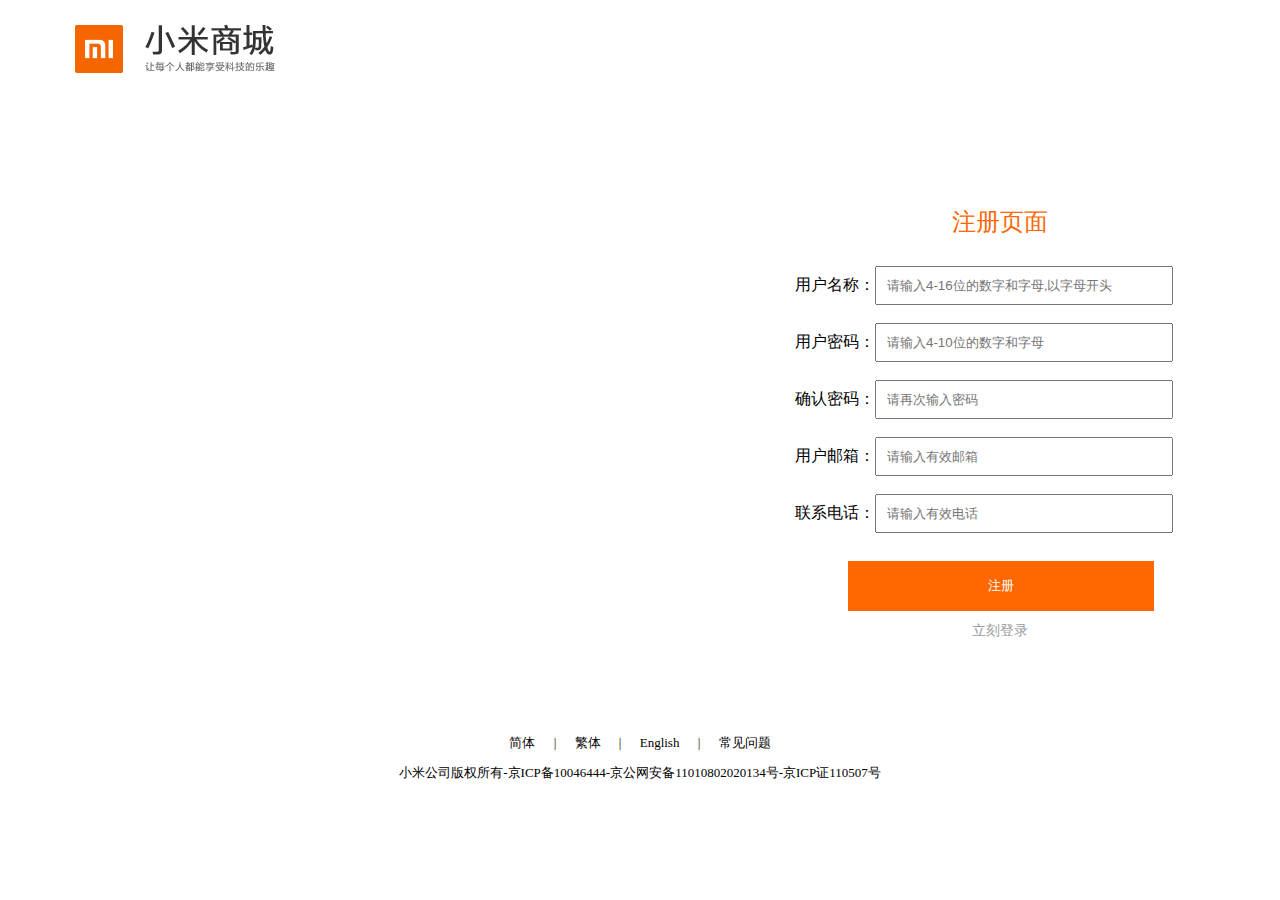
<file: pro/reg.html>
<!DOCTYPE html>
<html>
	<head>
		<meta charset="utf-8">
		<title></title>
		<link rel="stylesheet" type="text/css" href="css/register.css"/>
		
	</head>
	<body>
		<body>
			<div class="top">
				<div class="logo">
					<a href="index.html">
						<img src="img/login/mistore_logo.png" >
					</a>
				</div>
			</div>
			
			<!-- <form method="post" class="form"> -->
				<div class="reg">
					<div class="reg-centent">
						<div class="reg-top">
							<a href="#" class="zhuce">注册页面</a>
						</div>
						<div class="reg-main">
							用户名称：<input type="text" id="uname" onblur="check_uname()" placeholder="请输入4-16位的数字和字母,以字母开头" />
							<br /><span id="uname_msg"></span><br />
							用户密码：<input type="text" id="upwd" onblur="check_upwd()" placeholder="请输入4-10位的数字和字母" />
							<br /><span id="upwd_msg"></span><br />
							确认密码：<input type="text" id="spwd" placeholder="请再次输入密码" />
							<br /><span id="spwd_msg"></span><br />
							用户邮箱：<input type="text" id="email" onblur="check_email()" placeholder="请输入有效邮箱" />
							<br /><span id="email_msg"></span><br />
							联系电话：<input type="text" id="phone" onblur="check_phone()" placeholder="请输入有效电话" />
							<br /><span id="phone_msg"></span><br />
						</div>
						<div class="reg-submit">
							<button onclick="reg()">注册</button>
						</div>
						<div class="reg-other">
							<div class="likedenglu">
								<a href="login.html">立刻登录</a>
							</div>
						</div>
					</div>
				</div>
			<!-- </form> -->
			
			
			
			
			
		<!-- 用户名称：<input type="text" id="uname" onblur="check_uname()" placeholder="请输入4-16位的数字和字母,以字母开头" />
		<span id="uname_msg"></span><br />
		用户密码：<input type="text" id="upwd" onblur="check_upwd()" placeholder="请输入4-10位的数字和字母" />
		<span id="upwd_msg"></span><br />
		确认密码：<input type="text" id="spwd" onblur="check_spwd()" placeholder="请再次输入密码" />
		<span id="spwd_msg"></span><br />
		用户邮箱：<input type="text" id="email" onblur="check_email()" placeholder="请输入有效邮箱" />
		<span id="email_msg"></span><br />
		联系电话：<input type="text" id="phone" onblur="check_phone()" placeholder="请输入有效电话" />
		<span id="phone_msg"></span><br />
		<button onclick="reg()">注册</button> -->
		<div class="buttom">
			<div class="copyright">简体 | 繁体 | English | 常见问题</div>
			<div class="copyright">小米公司版权所有-京ICP备10046444-<!-- <img src="./image/ghs.png" alt=""> -->京公网安备11010802020134号-京ICP证110507号</div>
		</div>
		<script src="js/reg.js" type="text/javascript" charset="utf-8"></script>
		
	</body>
</html>
</file>
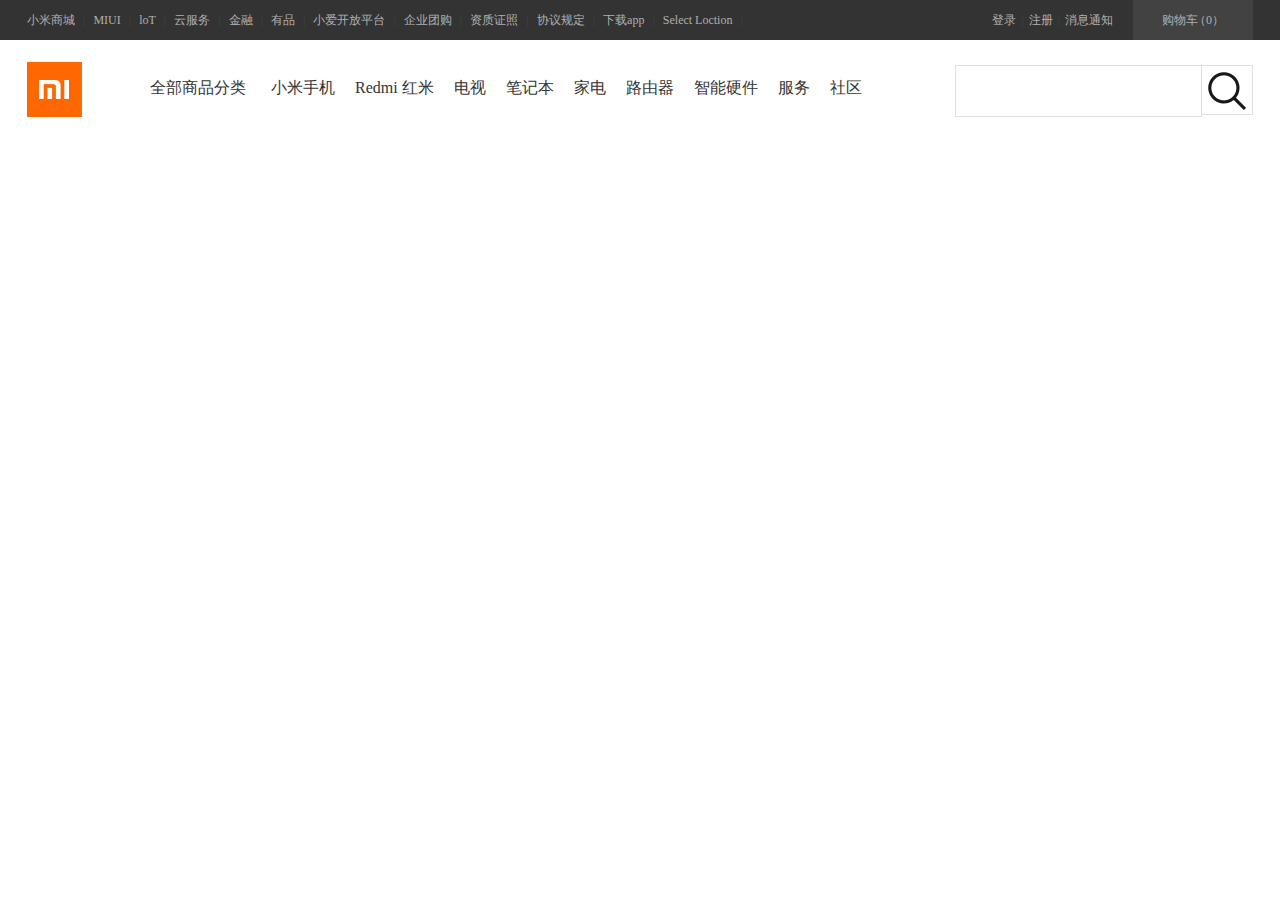
<file: pro/search.html>
<!DOCTYPE html>
<html>
	<head>
		<meta charset="utf-8">
		<title></title>
		<link rel="stylesheet" type="text/css" href="css/seckill.css"/>
		<link rel="stylesheet" type="text/css" href="css/search.css"/>
	</head>
	<body>
		
		<div class="topbar">
			<div class="container">
				<div class="topbar-nav">
					<a href="index.html">小米商城</a><span>|</span>
					<a href="#">MIUI</a><span>|</span>
					<a href="#">loT</a><span>|</span>
					<a href="#">云服务</a><span>|</span>
					<a href="#">金融</a><span>|</span>
					<a href="#">有品</a><span>|</span>
					<a href="#">小爱开放平台</a><span>|</span>
					<a href="#">企业团购</a><span>|</span>
					<a href="#">资质证照</a><span>|</span>
					<a href="#">协议规定</a><span>|</span>
					<a href="#">下载app</a><span>|</span>
					<a href="#">Select Loction</a><span>|</span>
				</div>
				<div class="topbar-cart">
					<a href="#">购物车<span>（0）</span></a>
				</div>
				<div class="topbar-info clearfix">
					<a href="login.html">登录</a><span>|</span>
					<a href="#">注册</a><span>|</span>
					<a href="#">消息通知</a>
				</div>
			</div>
		</div>
		
		<div class="header">
			<div class="container">
				<div class="header-logo">
					<a href="index.html"></a>
				</div>
				<div class="header-nav">
					<ul class="nav-list clearfix">
						<li class="nav-category">
							<a href="list.html">全部商品分类</a>
						</li>
						<li class="nav-item">
							<a href="#">小米手机</a>
						</li>
						<li class="nav-item">
							<a href="#">Redmi 红米</a>
						</li>
						<li class="nav-item">
							<a href="#">电视</a>
						</li>
						<li class="nav-item">
							<a href="#">笔记本</a>
						</li>
						<li class="nav-item">
							<a href="#">家电</a>
						</li>
						<li class="nav-item">
							<a href="#">路由器</a>
						</li>
						<li class="nav-item">
							<a href="#">智能硬件</a>
						</li>
						<li class="nav-item">
							<a href="#">服务</a>
						</li>
						<li class="nav-item">
							<a href="#">社区</a>
						</li>
					</ul>
				</div>
				<div class="header-search">
					<input type="text" name="keyword" class="search-text" id="pname" />
					<input type="submit" value="" class="search-btn" onclick="search()" />
				</div>
			</div>
		</div>
		
		<div id="sea_list">
		</div>
		
		
		<!-- <div class="header-search">
			<input type="text"  id="pname" />
			<input type="submit" value="搜索" onclick="search()" />
			
		</div> -->



		<script src="js/search.js" type="text/javascript" charset="utf-8"></script>
	</body>
</html>
</file>
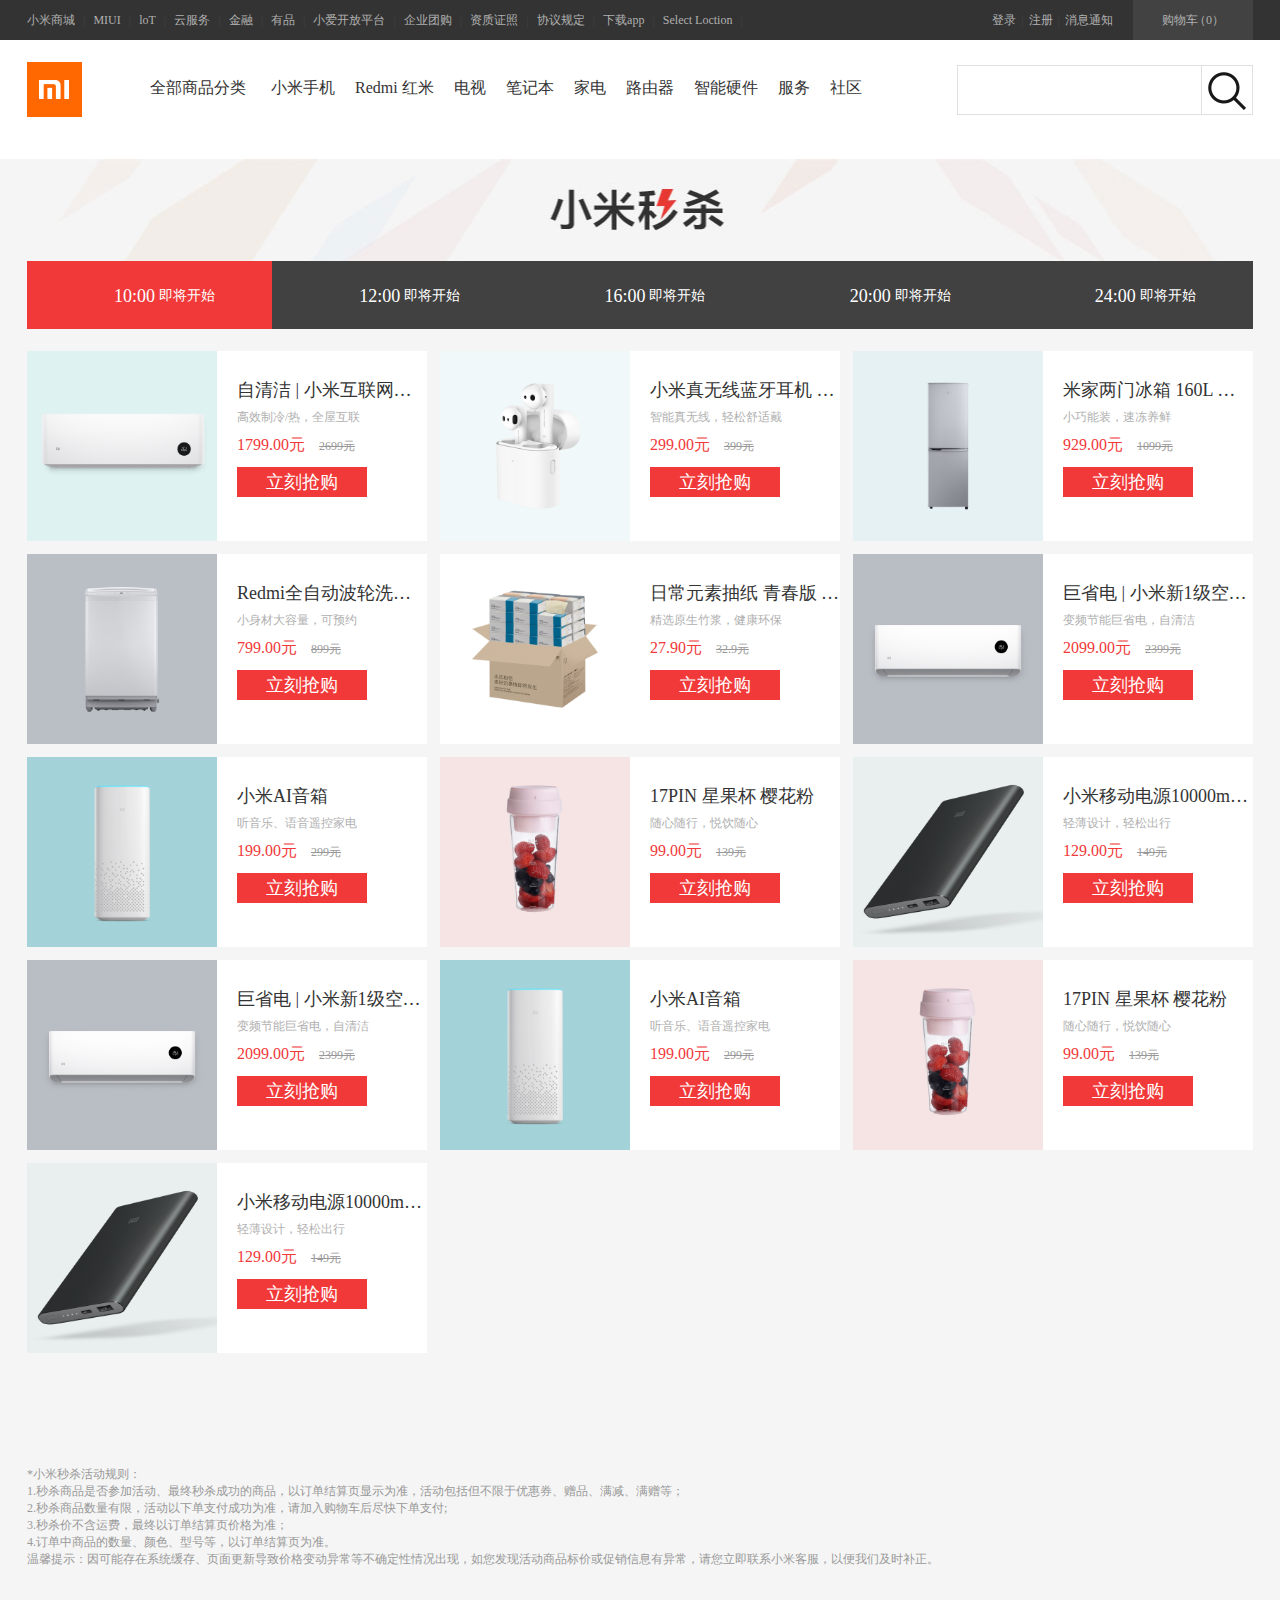
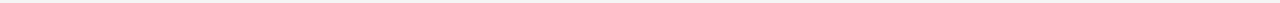
<file: pro/seckill.html>
<!DOCTYPE html>
<html>
	<head>
		<meta charset="utf-8">
		<title>小米秒杀</title>
		<link rel="stylesheet" type="text/css" href="css/seckill.css"/>
	</head>
	<body>
		<div class="topbar">
			<div class="container">
				<div class="topbar-nav">
					<a href="index.html">小米商城</a><span>|</span>
					<a href="#">MIUI</a><span>|</span>
					<a href="#">loT</a><span>|</span>
					<a href="#">云服务</a><span>|</span>
					<a href="#">金融</a><span>|</span>
					<a href="#">有品</a><span>|</span>
					<a href="#">小爱开放平台</a><span>|</span>
					<a href="#">企业团购</a><span>|</span>
					<a href="#">资质证照</a><span>|</span>
					<a href="#">协议规定</a><span>|</span>
					<a href="#">下载app</a><span>|</span>
					<a href="#">Select Loction</a><span>|</span>
				</div>
				<div class="topbar-cart">
					<a href="#">购物车<span>（0）</span></a>
				</div>
				<div class="topbar-info clearfix">
					<a href="login.html">登录</a><span>|</span>
					<a href="#">注册</a><span>|</span>
					<a href="#">消息通知</a>
				</div>
			</div>
		</div>
		
		<div class="header">
			<div class="container">
				<div class="header-logo">
					<a href="index.html"></a>
				</div>
				<div class="header-nav">
					<ul class="nav-list clearfix">
						<li class="nav-category">
							<a href="list.html">全部商品分类</a>
						</li>
						<li class="nav-item">
							<a href="#">小米手机</a>
						</li>
						<li class="nav-item">
							<a href="#">Redmi 红米</a>
						</li>
						<li class="nav-item">
							<a href="#">电视</a>
						</li>
						<li class="nav-item">
							<a href="#">笔记本</a>
						</li>
						<li class="nav-item">
							<a href="#">家电</a>
						</li>
						<li class="nav-item">
							<a href="#">路由器</a>
						</li>
						<li class="nav-item">
							<a href="#">智能硬件</a>
						</li>
						<li class="nav-item">
							<a href="#">服务</a>
						</li>
						<li class="nav-item">
							<a href="#">社区</a>
						</li>
					</ul>
				</div>
				<div class="header-search">
					<!-- <form action="" method="" class="search-from"> -->
						<input type="search" name="keyword" class="search-text" id="pname" />
						<input type="submit" value="" class="search-btn" onclick="search()" />
					<!-- </form> -->
				</div>
			</div>
		</div>
		
		<div class="seckill">
			<div class="seckill-head">
			</div>
			<div class="container">
				<div id="scrollNav" class="seckill-nav">
					<ul id="tabs">
						<li class="active"><em>10:00</em> <span>即将开始</span></li>
						<li><em>12:00</em> <span>即将开始</span></li>
						<li><em>16:00</em> <span>即将开始</span></li>
						<li><em>20:00</em> <span>即将开始</span></li>
						<li><em>24:00</em> <span>即将开始</span></li>
					</ul>
				</div>
				<div id="list" class="seckill-goods">
					<ul class="clearfix active">
						<li>
							<div class="bg">
								<img src="img/seckill/01.jpg" >
							</div>
							<div class="info">
								<a href="#" class="name">自清洁 | 小米互联网空调 1.5匹</a>
								<p class="desc">高效制冷/热，全屋互联</p>
								<p class="price">1799.00元 <del>2699元</del></p>
								<a href="#" class="btn">立刻抢购</a>
							</div>
						</li>
						<li>
							<div class="bg">
								<img src="img/seckill/02.jpg" >
							</div>
							<div class="info">
								<a href="#" class="name">小米真无线蓝牙耳机 Air 2 白色</a>
								<p class="desc">智能真无线，轻松舒适戴</p>
								<p class="price">299.00元 <del>399元</del></p>
								<a href="#" class="btn">立刻抢购</a>
							</div>
						</li>
						<li>
							<div class="bg">
								<img src="img/seckill/03.jpg" >
							</div>
							<div class="info">
								<a href="#" class="name">米家两门冰箱 160L 银色</a>
								<p class="desc">小巧能装，速冻养鲜</p>
								<p class="price">929.00元 <del>1099元</del></p>
								<a href="#" class="btn">立刻抢购</a>
							</div>
						</li>
						<li>
							<div class="bg">
								<img src="img/seckill/04.jpg" >
							</div>
							<div class="info">
								<a href="#" class="name">Redmi全自动波轮洗衣机1S 8kg 灰色</a>
								<p class="desc">小身材大容量，可预约</p>
								<p class="price">799.00元 <del>899元</del></p>
								<a href="#" class="btn">立刻抢购</a>
							</div>
						</li>
						<li>
							<div class="bg">
								<img src="img/seckill/05.jpg" >
							</div>
							<div class="info">
								<a href="#" class="name">日常元素抽纸 青春版 24包/箱</a>
								<p class="desc">精选原生竹浆，健康环保</p>
								<p class="price">27.90元 <del>32.9元</del></p>
								<a href="#" class="btn">立刻抢购</a>
							</div>
						</li>
						<li>
							<div class="bg">
								<img src="img/seckill/06.jpg" >
							</div>
							<div class="info">
								<a href="#" class="name">巨省电 | 小米新1级空调X 1.5匹</a>
								<p class="desc">变频节能巨省电，自清洁</p>
								<p class="price">2099.00元 <del>2399元</del></p>
								<a href="#" class="btn">立刻抢购</a>
							</div>
						</li>
						<li>
							<div class="bg">
								<img src="img/seckill/07.jpg" >
							</div>
							<div class="info">
								<a href="#" class="name">小米AI音箱</a>
								<p class="desc">听音乐、语音遥控家电</p>
								<p class="price">199.00元 <del>299元</del></p>
								<a href="#" class="btn">立刻抢购</a>
							</div>
						</li>
						<li>
							<div class="bg">
								<img src="img/seckill/08.jpg" >
							</div>
							<div class="info">
								<a href="#" class="name">17PIN 星果杯 樱花粉</a>
								<p class="desc">随心随行，悦饮随心</p>
								<p class="price">99.00元 <del>139元</del></p>
								<a href="#" class="btn">立刻抢购</a>
							</div>
						</li>
						<li>
							<div class="bg">
								<img src="img/seckill/09.jpg" >
							</div>
							<div class="info">
								<a href="#" class="name">小米移动电源10000mAh高配 灰色</a>
								<p class="desc"> 轻薄设计，轻松出行</p>
								<p class="price">129.00元 <del>149元</del></p>
								<a href="#" class="btn">立刻抢购</a>
							</div>
						</li>
						<li>
							<div class="bg">
								<img src="img/seckill/06.jpg" >
							</div>
							<div class="info">
								<a href="#" class="name">巨省电 | 小米新1级空调X 1.5匹</a>
								<p class="desc">变频节能巨省电，自清洁</p>
								<p class="price">2099.00元 <del>2399元</del></p>
								<a href="#" class="btn">立刻抢购</a>
							</div>
						</li>
						<li>
							<div class="bg">
								<img src="img/seckill/07.jpg" >
							</div>
							<div class="info">
								<a href="#" class="name">小米AI音箱</a>
								<p class="desc">听音乐、语音遥控家电</p>
								<p class="price">199.00元 <del>299元</del></p>
								<a href="#" class="btn">立刻抢购</a>
							</div>
						</li>
						<li>
							<div class="bg">
								<img src="img/seckill/08.jpg" >
							</div>
							<div class="info">
								<a href="#" class="name">17PIN 星果杯 樱花粉</a>
								<p class="desc">随心随行，悦饮随心</p>
								<p class="price">99.00元 <del>139元</del></p>
								<a href="#" class="btn">立刻抢购</a>
							</div>
						</li>
						<li>
							<div class="bg">
								<img src="img/seckill/09.jpg" >
							</div>
							<div class="info">
								<a href="#" class="name">小米移动电源10000mAh高配 灰色</a>
								<p class="desc"> 轻薄设计，轻松出行</p>
								<p class="price">129.00元 <del>149元</del></p>
								<a href="#" class="btn">立刻抢购</a>
							</div>
						</li>
					</ul>
					<ul class="clearfix">
						<li>
							<div class="bg">
								<img src="img/seckill/04.jpg" >
							</div>
							<div class="info">
								<a href="#" class="name">Redmi全自动波轮洗衣机1S 8kg 灰色</a>
								<p class="desc">小身材大容量，可预约</p>
								<p class="price">799.00元 <del>899元</del></p>
								<a href="#" class="btn">立刻抢购</a>
							</div>
						</li>
						<li>
							<div class="bg">
								<img src="img/seckill/05.jpg" >
							</div>
							<div class="info">
								<a href="#" class="name">日常元素抽纸 青春版 24包/箱</a>
								<p class="desc">精选原生竹浆，健康环保</p>
								<p class="price">27.90元 <del>32.9元</del></p>
								<a href="#" class="btn">立刻抢购</a>
							</div>
						</li>
						<li>
							<div class="bg">
								<img src="img/seckill/06.jpg" >
							</div>
							<div class="info">
								<a href="#" class="name">巨省电 | 小米新1级空调X 1.5匹</a>
								<p class="desc">变频节能巨省电，自清洁</p>
								<p class="price">2099.00元 <del>2399元</del></p>
								<a href="#" class="btn">立刻抢购</a>
							</div>
						</li>
						<li>
							<div class="bg">
								<img src="img/seckill/07.jpg" >
							</div>
							<div class="info">
								<a href="#" class="name">小米AI音箱</a>
								<p class="desc">听音乐、语音遥控家电</p>
								<p class="price">199.00元 <del>299元</del></p>
								<a href="#" class="btn">立刻抢购</a>
							</div>
						</li>
						<li>
							<div class="bg">
								<img src="img/seckill/08.jpg" >
							</div>
							<div class="info">
								<a href="#" class="name">17PIN 星果杯 樱花粉</a>
								<p class="desc">随心随行，悦饮随心</p>
								<p class="price">99.00元 <del>139元</del></p>
								<a href="#" class="btn">立刻抢购</a>
							</div>
						</li>
						<li>
							<div class="bg">
								<img src="img/seckill/06.jpg" >
							</div>
							<div class="info">
								<a href="#" class="name">巨省电 | 小米新1级空调X 1.5匹</a>
								<p class="desc">变频节能巨省电，自清洁</p>
								<p class="price">2099.00元 <del>2399元</del></p>
								<a href="#" class="btn">立刻抢购</a>
							</div>
						</li>
						<li>
							<div class="bg">
								<img src="img/seckill/07.jpg" >
							</div>
							<div class="info">
								<a href="#" class="name">小米AI音箱</a>
								<p class="desc">听音乐、语音遥控家电</p>
								<p class="price">199.00元 <del>299元</del></p>
								<a href="#" class="btn">立刻抢购</a>
							</div>
						</li>
						<li>
							<div class="bg">
								<img src="img/seckill/08.jpg" >
							</div>
							<div class="info">
								<a href="#" class="name">17PIN 星果杯 樱花粉</a>
								<p class="desc">随心随行，悦饮随心</p>
								<p class="price">99.00元 <del>139元</del></p>
								<a href="#" class="btn">立刻抢购</a>
							</div>
						</li>
						<li>
							<div class="bg">
								<img src="img/seckill/09.jpg" >
							</div>
							<div class="info">
								<a href="#" class="name">小米移动电源10000mAh高配 灰色</a>
								<p class="desc"> 轻薄设计，轻松出行</p>
								<p class="price">129.00元 <del>149元</del></p>
								<a href="#" class="btn">立刻抢购</a>
							</div>
						</li>
						<li>
							<div class="bg">
								<img src="img/seckill/09.jpg" >
							</div>
							<div class="info">
								<a href="#" class="name">小米移动电源10000mAh高配 灰色</a>
								<p class="desc"> 轻薄设计，轻松出行</p>
								<p class="price">129.00元 <del>149元</del></p>
								<a href="#" class="btn">立刻抢购</a>
							</div>
						</li>
						<li>
							<div class="bg">
								<img src="img/seckill/01.jpg" >
							</div>
							<div class="info">
								<a href="#" class="name">自清洁 | 小米互联网空调 1.5匹</a>
								<p class="desc">高效制冷/热，全屋互联</p>
								<p class="price">1799.00元 <del>2699元</del></p>
								<a href="#" class="btn">立刻抢购</a>
							</div>
						</li>
						<li>
							<div class="bg">
								<img src="img/seckill/02.jpg" >
							</div>
							<div class="info">
								<a href="#" class="name">小米真无线蓝牙耳机 Air 2 白色</a>
								<p class="desc">智能真无线，轻松舒适戴</p>
								<p class="price">299.00元 <del>399元</del></p>
								<a href="#" class="btn">立刻抢购</a>
							</div>
						</li>
						<li>
							<div class="bg">
								<img src="img/seckill/03.jpg" >
							</div>
							<div class="info">
								<a href="#" class="name">米家两门冰箱 160L 银色</a>
								<p class="desc">小巧能装，速冻养鲜</p>
								<p class="price">929.00元 <del>1099元</del></p>
								<a href="#" class="btn">立刻抢购</a>
							</div>
						</li>
					</ul>
					<ul class="clearfix">
						<li>
							<div class="bg">
								<img src="img/seckill/07.jpg" >
							</div>
							<div class="info">
								<a href="#" class="name">小米AI音箱</a>
								<p class="desc">听音乐、语音遥控家电</p>
								<p class="price">199.00元 <del>299元</del></p>
								<a href="#" class="btn">立刻抢购</a>
							</div>
						</li>
						<li>
							<div class="bg">
								<img src="img/seckill/08.jpg" >
							</div>
							<div class="info">
								<a href="#" class="name">17PIN 星果杯 樱花粉</a>
								<p class="desc">随心随行，悦饮随心</p>
								<p class="price">99.00元 <del>139元</del></p>
								<a href="#" class="btn">立刻抢购</a>
							</div>
						</li>
						<li>
							<div class="bg">
								<img src="img/seckill/09.jpg" >
							</div>
							<div class="info">
								<a href="#" class="name">小米移动电源10000mAh高配 灰色</a>
								<p class="desc"> 轻薄设计，轻松出行</p>
								<p class="price">129.00元 <del>149元</del></p>
								<a href="#" class="btn">立刻抢购</a>
							</div>
						</li>
						<li>
							<div class="bg">
								<img src="img/seckill/01.jpg" >
							</div>
							<div class="info">
								<a href="#" class="name">自清洁 | 小米互联网空调 1.5匹</a>
								<p class="desc">高效制冷/热，全屋互联</p>
								<p class="price">1799.00元 <del>2699元</del></p>
								<a href="#" class="btn">立刻抢购</a>
							</div>
						</li>
						<li>
							<div class="bg">
								<img src="img/seckill/02.jpg" >
							</div>
							<div class="info">
								<a href="#" class="name">小米真无线蓝牙耳机 Air 2 白色</a>
								<p class="desc">智能真无线，轻松舒适戴</p>
								<p class="price">299.00元 <del>399元</del></p>
								<a href="#" class="btn">立刻抢购</a>
							</div>
						</li>
						<li>
							<div class="bg">
								<img src="img/seckill/06.jpg" >
							</div>
							<div class="info">
								<a href="#" class="name">巨省电 | 小米新1级空调X 1.5匹</a>
								<p class="desc">变频节能巨省电，自清洁</p>
								<p class="price">2099.00元 <del>2399元</del></p>
								<a href="#" class="btn">立刻抢购</a>
							</div>
						</li>
						<li>
							<div class="bg">
								<img src="img/seckill/07.jpg" >
							</div>
							<div class="info">
								<a href="#" class="name">小米AI音箱</a>
								<p class="desc">听音乐、语音遥控家电</p>
								<p class="price">199.00元 <del>299元</del></p>
								<a href="#" class="btn">立刻抢购</a>
							</div>
						</li>
						<li>
							<div class="bg">
								<img src="img/seckill/08.jpg" >
							</div>
							<div class="info">
								<a href="#" class="name">17PIN 星果杯 樱花粉</a>
								<p class="desc">随心随行，悦饮随心</p>
								<p class="price">99.00元 <del>139元</del></p>
								<a href="#" class="btn">立刻抢购</a>
							</div>
						</li>
						<li>
							<div class="bg">
								<img src="img/seckill/09.jpg" >
							</div>
							<div class="info">
								<a href="#" class="name">小米移动电源10000mAh高配 灰色</a>
								<p class="desc"> 轻薄设计，轻松出行</p>
								<p class="price">129.00元 <del>149元</del></p>
								<a href="#" class="btn">立刻抢购</a>
							</div>
						</li>
						<li>
							<div class="bg">
								<img src="img/seckill/03.jpg" >
							</div>
							<div class="info">
								<a href="#" class="name">米家两门冰箱 160L 银色</a>
								<p class="desc">小巧能装，速冻养鲜</p>
								<p class="price">929.00元 <del>1099元</del></p>
								<a href="#" class="btn">立刻抢购</a>
							</div>
						</li>
						<li>
							<div class="bg">
								<img src="img/seckill/04.jpg" >
							</div>
							<div class="info">
								<a href="#" class="name">Redmi全自动波轮洗衣机1S 8kg 灰色</a>
								<p class="desc">小身材大容量，可预约</p>
								<p class="price">799.00元 <del>899元</del></p>
								<a href="#" class="btn">立刻抢购</a>
							</div>
						</li>
						<li>
							<div class="bg">
								<img src="img/seckill/05.jpg" >
							</div>
							<div class="info">
								<a href="#" class="name">日常元素抽纸 青春版 24包/箱</a>
								<p class="desc">精选原生竹浆，健康环保</p>
								<p class="price">27.90元 <del>32.9元</del></p>
								<a href="#" class="btn">立刻抢购</a>
							</div>
						</li>
						<li>
							<div class="bg">
								<img src="img/seckill/06.jpg" >
							</div>
							<div class="info">
								<a href="#" class="name">巨省电 | 小米新1级空调X 1.5匹</a>
								<p class="desc">变频节能巨省电，自清洁</p>
								<p class="price">2099.00元 <del>2399元</del></p>
								<a href="#" class="btn">立刻抢购</a>
							</div>
						</li>
					</ul>
					<ul class="clearfix">
						<li>
							<div class="bg">
								<img src="img/seckill/03.jpg" >
							</div>
							<div class="info">
								<a href="#" class="name">米家两门冰箱 160L 银色</a>
								<p class="desc">小巧能装，速冻养鲜</p>
								<p class="price">929.00元 <del>1099元</del></p>
								<a href="#" class="btn">立刻抢购</a>
							</div>
						</li>
						<li>
							<div class="bg">
								<img src="img/seckill/04.jpg" >
							</div>
							<div class="info">
								<a href="#" class="name">Redmi全自动波轮洗衣机1S 8kg 灰色</a>
								<p class="desc">小身材大容量，可预约</p>
								<p class="price">799.00元 <del>899元</del></p>
								<a href="#" class="btn">立刻抢购</a>
							</div>
						</li>
						<li>
							<div class="bg">
								<img src="img/seckill/05.jpg" >
							</div>
							<div class="info">
								<a href="#" class="name">日常元素抽纸 青春版 24包/箱</a>
								<p class="desc">精选原生竹浆，健康环保</p>
								<p class="price">27.90元 <del>32.9元</del></p>
								<a href="#" class="btn">立刻抢购</a>
							</div>
						</li>
						<li>
							<div class="bg">
								<img src="img/seckill/06.jpg" >
							</div>
							<div class="info">
								<a href="#" class="name">巨省电 | 小米新1级空调X 1.5匹</a>
								<p class="desc">变频节能巨省电，自清洁</p>
								<p class="price">2099.00元 <del>2399元</del></p>
								<a href="#" class="btn">立刻抢购</a>
							</div>
						</li>
						<li>
							<div class="bg">
								<img src="img/seckill/07.jpg" >
							</div>
							<div class="info">
								<a href="#" class="name">小米AI音箱</a>
								<p class="desc">听音乐、语音遥控家电</p>
								<p class="price">199.00元 <del>299元</del></p>
								<a href="#" class="btn">立刻抢购</a>
							</div>
						</li>
						<li>
							<div class="bg">
								<img src="img/seckill/06.jpg" >
							</div>
							<div class="info">
								<a href="#" class="name">巨省电 | 小米新1级空调X 1.5匹</a>
								<p class="desc">变频节能巨省电，自清洁</p>
								<p class="price">2099.00元 <del>2399元</del></p>
								<a href="#" class="btn">立刻抢购</a>
							</div>
						</li>
						<li>
							<div class="bg">
								<img src="img/seckill/07.jpg" >
							</div>
							<div class="info">
								<a href="#" class="name">小米AI音箱</a>
								<p class="desc">听音乐、语音遥控家电</p>
								<p class="price">199.00元 <del>299元</del></p>
								<a href="#" class="btn">立刻抢购</a>
							</div>
						</li>
						<li>
							<div class="bg">
								<img src="img/seckill/08.jpg" >
							</div>
							<div class="info">
								<a href="#" class="name">17PIN 星果杯 樱花粉</a>
								<p class="desc">随心随行，悦饮随心</p>
								<p class="price">99.00元 <del>139元</del></p>
								<a href="#" class="btn">立刻抢购</a>
							</div>
						</li>
						<li>
							<div class="bg">
								<img src="img/seckill/09.jpg" >
							</div>
							<div class="info">
								<a href="#" class="name">小米移动电源10000mAh高配 灰色</a>
								<p class="desc"> 轻薄设计，轻松出行</p>
								<p class="price">129.00元 <del>149元</del></p>
								<a href="#" class="btn">立刻抢购</a>
							</div>
						</li>
						<li>
							<div class="bg">
								<img src="img/seckill/08.jpg" >
							</div>
							<div class="info">
								<a href="#" class="name">17PIN 星果杯 樱花粉</a>
								<p class="desc">随心随行，悦饮随心</p>
								<p class="price">99.00元 <del>139元</del></p>
								<a href="#" class="btn">立刻抢购</a>
							</div>
						</li>
						<li>
							<div class="bg">
								<img src="img/seckill/09.jpg" >
							</div>
							<div class="info">
								<a href="#" class="name">小米移动电源10000mAh高配 灰色</a>
								<p class="desc"> 轻薄设计，轻松出行</p>
								<p class="price">129.00元 <del>149元</del></p>
								<a href="#" class="btn">立刻抢购</a>
							</div>
						</li>
						<li>
							<div class="bg">
								<img src="img/seckill/01.jpg" >
							</div>
							<div class="info">
								<a href="#" class="name">自清洁 | 小米互联网空调 1.5匹</a>
								<p class="desc">高效制冷/热，全屋互联</p>
								<p class="price">1799.00元 <del>2699元</del></p>
								<a href="#" class="btn">立刻抢购</a>
							</div>
						</li>
						<li>
							<div class="bg">
								<img src="img/seckill/02.jpg" >
							</div>
							<div class="info">
								<a href="#" class="name">小米真无线蓝牙耳机 Air 2 白色</a>
								<p class="desc">智能真无线，轻松舒适戴</p>
								<p class="price">299.00元 <del>399元</del></p>
								<a href="#" class="btn">立刻抢购</a>
							</div>
						</li>
					</ul>
					<ul class="clearfix">
						<li>
							<div class="bg">
								<img src="img/seckill/08.jpg" >
							</div>
							<div class="info">
								<a href="#" class="name">17PIN 星果杯 樱花粉</a>
								<p class="desc">随心随行，悦饮随心</p>
								<p class="price">99.00元 <del>139元</del></p>
								<a href="#" class="btn">立刻抢购</a>
							</div>
						</li>
						<li>
							<div class="bg">
								<img src="img/seckill/09.jpg" >
							</div>
							<div class="info">
								<a href="#" class="name">小米移动电源10000mAh高配 灰色</a>
								<p class="desc"> 轻薄设计，轻松出行</p>
								<p class="price">129.00元 <del>149元</del></p>
								<a href="#" class="btn">立刻抢购</a>
							</div>
						</li>
						<li>
							<div class="bg">
								<img src="img/seckill/01.jpg" >
							</div>
							<div class="info">
								<a href="#" class="name">自清洁 | 小米互联网空调 1.5匹</a>
								<p class="desc">高效制冷/热，全屋互联</p>
								<p class="price">1799.00元 <del>2699元</del></p>
								<a href="#" class="btn">立刻抢购</a>
							</div>
						</li>
						<li>
							<div class="bg">
								<img src="img/seckill/06.jpg" >
							</div>
							<div class="info">
								<a href="#" class="name">巨省电 | 小米新1级空调X 1.5匹</a>
								<p class="desc">变频节能巨省电，自清洁</p>
								<p class="price">2099.00元 <del>2399元</del></p>
								<a href="#" class="btn">立刻抢购</a>
							</div>
						</li>
						<li>
							<div class="bg">
								<img src="img/seckill/07.jpg" >
							</div>
							<div class="info">
								<a href="#" class="name">小米AI音箱</a>
								<p class="desc">听音乐、语音遥控家电</p>
								<p class="price">199.00元 <del>299元</del></p>
								<a href="#" class="btn">立刻抢购</a>
							</div>
						</li>
						<li>
							<div class="bg">
								<img src="img/seckill/08.jpg" >
							</div>
							<div class="info">
								<a href="#" class="name">17PIN 星果杯 樱花粉</a>
								<p class="desc">随心随行，悦饮随心</p>
								<p class="price">99.00元 <del>139元</del></p>
								<a href="#" class="btn">立刻抢购</a>
							</div>
						</li>
						<li>
							<div class="bg">
								<img src="img/seckill/09.jpg" >
							</div>
							<div class="info">
								<a href="#" class="name">小米移动电源10000mAh高配 灰色</a>
								<p class="desc"> 轻薄设计，轻松出行</p>
								<p class="price">129.00元 <del>149元</del></p>
								<a href="#" class="btn">立刻抢购</a>
							</div>
						</li>
						<li>
							<div class="bg">
								<img src="img/seckill/02.jpg" >
							</div>
							<div class="info">
								<a href="#" class="name">小米真无线蓝牙耳机 Air 2 白色</a>
								<p class="desc">智能真无线，轻松舒适戴</p>
								<p class="price">299.00元 <del>399元</del></p>
								<a href="#" class="btn">立刻抢购</a>
							</div>
						</li>
						<li>
							<div class="bg">
								<img src="img/seckill/03.jpg" >
							</div>
							<div class="info">
								<a href="#" class="name">米家两门冰箱 160L 银色</a>
								<p class="desc">小巧能装，速冻养鲜</p>
								<p class="price">929.00元 <del>1099元</del></p>
								<a href="#" class="btn">立刻抢购</a>
							</div>
						</li>
						<li>
							<div class="bg">
								<img src="img/seckill/04.jpg" >
							</div>
							<div class="info">
								<a href="#" class="name">Redmi全自动波轮洗衣机1S 8kg 灰色</a>
								<p class="desc">小身材大容量，可预约</p>
								<p class="price">799.00元 <del>899元</del></p>
								<a href="#" class="btn">立刻抢购</a>
							</div>
						</li>
						<li>
							<div class="bg">
								<img src="img/seckill/05.jpg" >
							</div>
							<div class="info">
								<a href="#" class="name">日常元素抽纸 青春版 24包/箱</a>
								<p class="desc">精选原生竹浆，健康环保</p>
								<p class="price">27.90元 <del>32.9元</del></p>
								<a href="#" class="btn">立刻抢购</a>
							</div>
						</li>
						<li>
							<div class="bg">
								<img src="img/seckill/06.jpg" >
							</div>
							<div class="info">
								<a href="#" class="name">巨省电 | 小米新1级空调X 1.5匹</a>
								<p class="desc">变频节能巨省电，自清洁</p>
								<p class="price">2099.00元 <del>2399元</del></p>
								<a href="#" class="btn">立刻抢购</a>
							</div>
						</li>
						<li>
							<div class="bg">
								<img src="img/seckill/07.jpg" >
							</div>
							<div class="info">
								<a href="#" class="name">小米AI音箱</a>
								<p class="desc">听音乐、语音遥控家电</p>
								<p class="price">199.00元 <del>299元</del></p>
								<a href="#" class="btn">立刻抢购</a>
							</div>
						</li>
					</ul>
				</div>
				<div class="seckill-notice">
					<p>
						*小米秒杀活动规则：<br />
						1.秒杀商品是否参加活动、最终秒杀成功的商品，以订单结算页显示为准，活动包括但不限于优惠券、赠品、满减、满赠等；<br />
						2.秒杀商品数量有限，活动以下单支付成功为准，请加入购物车后尽快下单支付;<br />
						3.秒杀价不含运费，最终以订单结算页价格为准；<br />
						4.订单中商品的数量、颜色、型号等，以订单结算页为准。<br />
						温馨提示：因可能存在系统缓存、页面更新导致价格变动异常等不确定性情况出现，如您发现活动商品标价或促销信息有异常，请您立即联系小米客服，以便我们及时补正。<br />
					</p>
				</div>
				
				
				
			</div>
		</div>
		<script src="js/seckill.js" type="text/javascript" charset="utf-8"></script>
	</body>
</html>
</file>
<file: pro/css/register.css>
*{margin: 0;padding: 0;}
a{text-decoration: none;color: #000;}
.top{
	width: 100%;
	height: 100px;
	background: #fff;
}
.top .logo{
	width: 1130px;
	height: 100px;
	margin: 0 auto;
}
.form{
	width: 100%;
	height:588px;
	margin: 0 auto;
	background: url(../img/login/login_bg.jpg) no-repeat center center; 
}
.reg{
	width: 1130px;
	height: 588px;
	margin: 0 auto;
	/* border: 1px solid #f00; */
}
.reg-centent{
	position: absolute;
	width: 410px;
	height: 510px;
	margin: 78px 720px;
	background-color: #fff;
	/* border: 1px solid #f00; */
}
.zhuce{
	color: #ff6700;
}
.reg-top{
	padding: 28px 0;
	text-align: center;
	font-size: 24px;
	color: #666;
}

#uname,#upwd,#spwd,#email,#phone{
	padding: 10px;
	width: 274px;
	outline: none;
}
#uname_msg,#upwd_msg,#spwd_msg,#email_msg,#phone_msg{
	padding-left: 80px;
	color: #f00;
}
.reg-submit{
	margin: 10px auto;
	width: 304px;
	height: 50px;
	text-align: center;
}
button{
	width: 306px;
	height: 50px;
	border: none;
	outline: none;
	background-color: #FF6700;
	color: #fff;
}
.reg-other{
	margin-top: 10px;
	text-align: center;
}
.likedenglu a{
	color: #999;
	font-size: 14px;
}
.likedenglu a:hover{
	color: #ff6700;
}
.buttom{
	width: 100%;
	height: 80px;
	background:#fff;
	padding: 30px 0;
}
.buttom .copyright{
	height: 30px;
	line-height: 30px;
	font-size: 13px;
	word-spacing: 15px;
	text-align: center;
}
.buttom .copyright:first-of-type{margin-top: 10px;}
</file>
<file: pro/css/seckill.css>
*{margin: 0;padding: 0;}
a{
	text-decoration: none;
}
ul{
	list-style-type: none;
}
.topbar{
	/* border: 1px solid black; */
	background-color: #333;
	height: 40px;
}
.container{
	margin: 0 auto;
	width: 1226px;
	/* border: 1px solid black; */
}
.container::before , .container::after,
.clearfix::before , .clearfix::after{
	content: "";
	display: table;
}
.container::after , .clearfix::after{
	clear: both;
}
.topbar a{
	color: #b0b0b0;
	font-size: 12px;
}
.topbar a:hover{
	color: #fff;
}


.topbar-nav{
	float: left;
	height: 40px;
	line-height: 40px;
	font-size: 0px;
}
.topbar-nav span{
	font-size: 12px;
	color: #424242;
	margin: 8px;
}
.topbar-cart , .topbar-info{
	float: right;
}
.topbar-cart a{
	display: block;
	height: 40px;
	line-height: 40px;
	text-align: center;
	width: 120px;
	background-color: #424242;
}
.topbar-cart a:hover{
	background-color: #fff;
	color: #ff6700;
}
.topbar-cart span{
	margin-left: -4px;
	font-size: 12px;
}
.topbar-info{
	margin-right: 15px;
}
.topbar-info a{
	height: 40px;
	line-height: 40px;
	text-align: center;
	padding: 0 5px;
	float: left;
}
.topbar-info span{
	font-size: 12px;
	color: #424242;
	line-height: 40px;
	height: 40px;
	float: left;
}
/* header */
.header{
	height: 100px;
}
.header-logo{
	float:left;
	width: 62px;
	height: 55px;
	margin-top: 22px;
}
.header-logo a{
	display: block;
	width: 55px;
	height: 55px;
	background: #FF6700 url(../img/seckill/mi-logo.png) no-repeat 50%;
}


.header-nav{
	float: left;
	width: 820px;
	height: 100px;
}
.header-nav .nav-list{
	width: 820px;
	height: 88px;
	font-size: 16px;
	padding: 12px 0 0 30px;
}
.header-nav .nav-list .nav-category{
	float: left;
	width: 127px;
	padding: 0 15px 0 0;
}
.header-nav .nav-list .nav-category a{
	display: block;
	text-align: right;
	padding: 26px 0px 38px;
	color: #333;
}
.header-nav .nav-list .nav-item{
	float: left;
}
.header-nav .nav-list .nav-item a{
	display: block;
	padding: 26px 10px 38px;
	color: #333;
}
.header-nav .nav-list .nav-item a:hover,
.header-nav .nav-list .nav-category a:hover{
	color: #ff6700;
}
.header-search{
	float: right;
	width: 296px;
	height: 50px;
	margin-top: 25px;
	position: relative;
}

/* .header-search .search-from{
	position: relative;
	display: block;
	width: 296px;
	height: 50px;
} */
.header-search /* .search-from */ .search-text{
	position: absolute;
	top: 0;
	right: 51px;
	display: block;
	width: 245px;
	height: 50px;
	line-height: 50px;
	border: 1px solid #e0e0e0;
	outline: 0;
}
.header-search /* .search-from */ .search-btn{
	position: absolute;
	top: 0;
	right: 0;
	display: block;
	width: 52px;
	height: 50px;
	border: 1px solid #e0e0e0;
	background: #fff;
	color: #616161;
	outline: 0;
	background: url(../img/seckill/search.png)  no-repeat ;
	background-size: 50px 50px;
}
.header-search /* .search-from */ .search-btn:hover{
	background-color: #FF6700;
	color: #fff;
}

.seckill{
	background: #f5f5f5;
}
.seckill-head{
	margin-top: 19px;
	width: 100%;
	height: 170px;
	background: url(../img/seckill/xiaomimiaosha.jpg) 50% 0 no-repeat;
}

.seckill-nav{
	margin: -68px 0 22px;
}
.eckill-nav2{
	position: fixed;
	top: 60px;
	width: 1226px;
}
.seckill-nav ul{
	height: 68px;
	background: #414141;
}
.seckill-nav li{
	display: block;
	float: left;
	color: #fff;
	width: 20%;
	height: 68px;
	line-height: 68px;
	text-align: center;
	cursor: pointer;
}
.seckill-nav li em{
	display: inline-block;
	margin-left: 30px;
	font-style: normal;
	font-size: 18px;
	line-height: 1px;
	vertical-align: middle;
}
.seckill-nav li span{
	display: inline-block;
	text-align: left;
	line-height: 1;
	vertical-align: middle;
	font-size: 14px;
}
.seckill-nav .active{
	background-color: #f1393a;
}
.seckill-goods .active{
	display: block;
}
.seckill-goods ul{
	margin-right: -13px;
	display: none;
}
.seckill-goods li{
	float: left;
	width: 400px;
	height: 190px;
	background-color:#fff ;
	margin-right: 13px;
	margin-bottom: 13px;
}
.seckill-goods ul li:hover{
	box-shadow: 0px 0px 10px #ccc;
}
.seckill-goods .bg{
	float: left;
	width: 190px;
	height: 190px;
}
.seckill-goods .bg img{
	height: 190px;
}
.seckill-goods .info{
	float: right;
	width: 190px;
	height: 190px;
	padding-top: 30px;
}
.seckill-goods .info .name{
	font-size: 18px;
	color: #333;
	height: 18px;
	line-height: 18px;
	display: block;
	white-space: nowrap;
	overflow: hidden;
	text-overflow: ellipsis;
}
.seckill-goods .info .desc{
	margin-top: 12px;
	font-size: 12px;
	color: #b0b0b0;
	line-height: 12px;
}
.seckill-goods .info .price{
	font-size: 16px;
	line-height: 16px;
	color: #F1393A;
	margin-top: 14px;
}
.seckill-goods .info .price del{
	color: #999;
	font-size: 12px;
	line-height: 12px;
	margin-top: 10px;
	margin-left: 10px;
}
.seckill-goods .info .btn{
	display: inline-block;
	width: 130px;
	height: 30px;
	font-size: 18px;
	color: #fff;
	line-height: 30px;
	text-align: center;
	background-color: #F1393A;
	margin-top: 14px;
}
.seckill-notice{
	font-size: 12px;
	color: #999;
	margin-top: 100px;
	padding-bottom: 35px;
}
</file>
<file: pro/css/search.css>
#sea_list{
	width: 1226px;
	margin: 10px auto;
}
#sea_list ul{
	list-style: none;
}
#sea_list ul li{
	width: 243px;
	height: 200px;
	float: left;
	text-align: center;
}
#sea_list ul li .pname{
	margin-top: 10px;
	color: #333333;
	font-size: 18px;
}
#sea_list ul li .pname:hover{
	color: #FF6700;
}
#sea_list ul li .desc{
	margin-top: 10px;
	color: #888888;
	font-size: 14px;
}
#sea_list ul li .price{
	margin-top: 15px;
	color: #FF6700;
}
</file>
